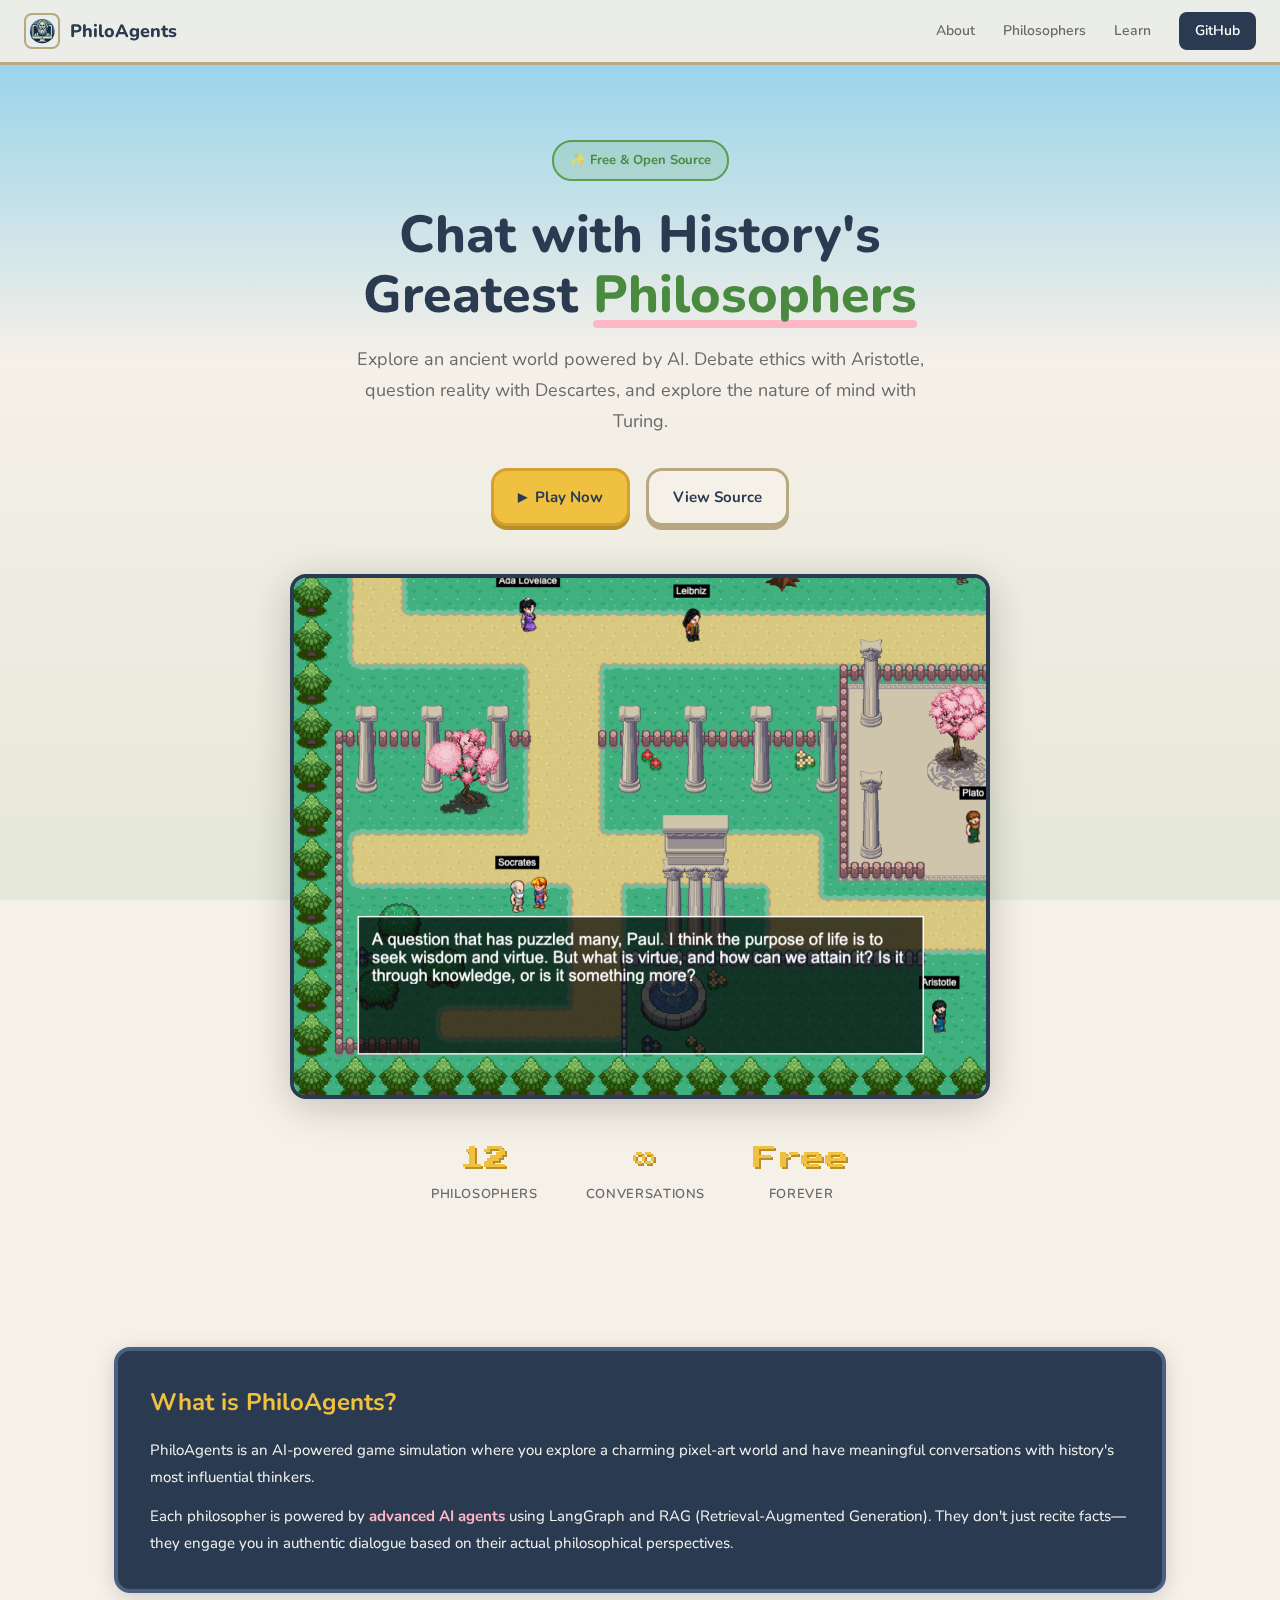
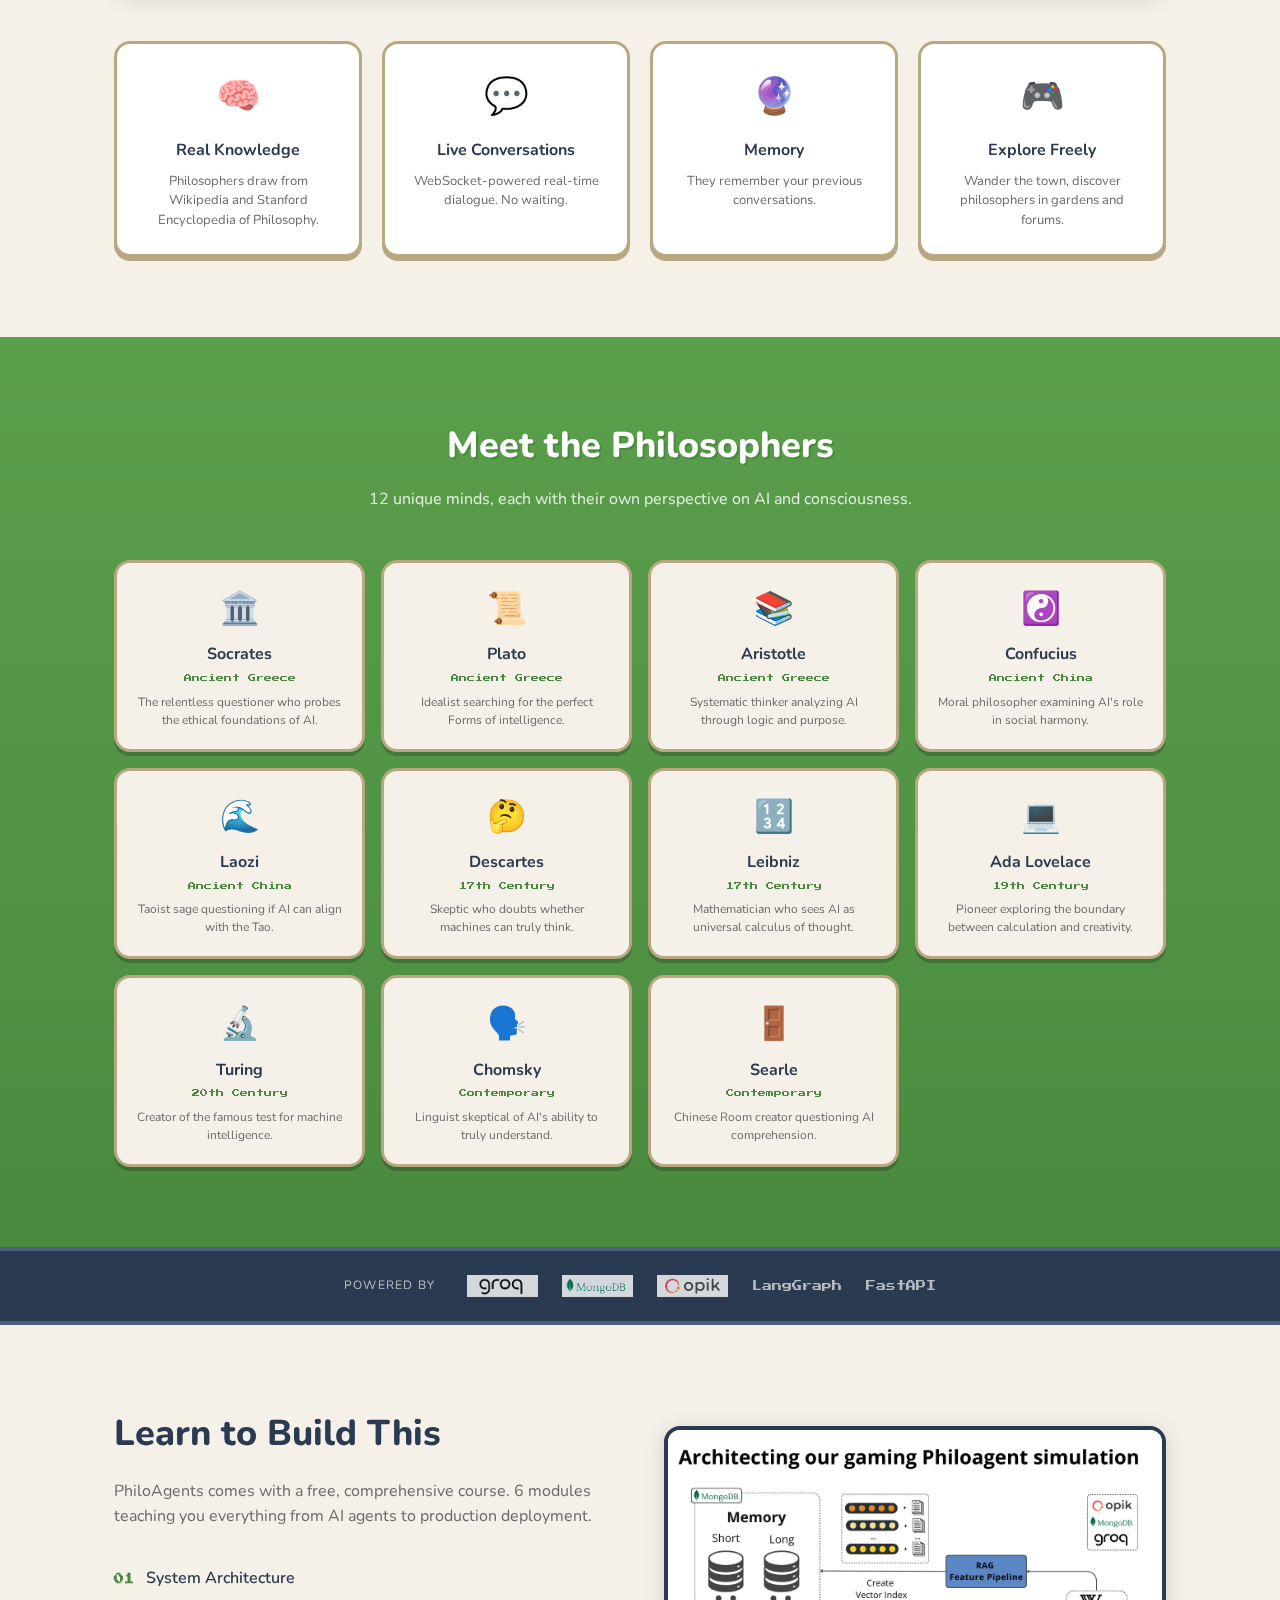
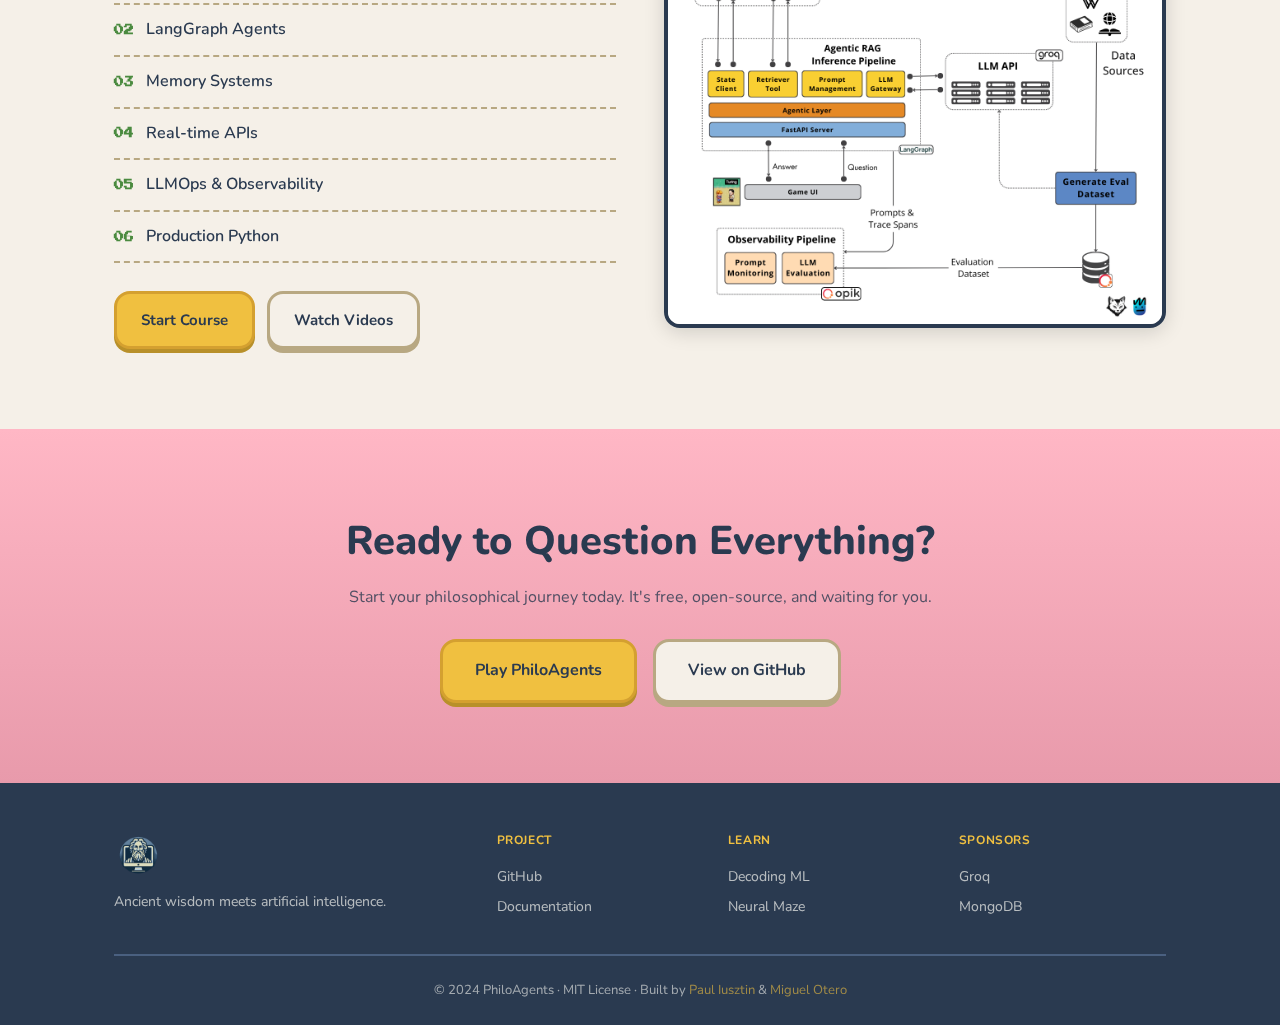
<file: website/index.html>
<!DOCTYPE html>
<html lang="en">
<head>
    <meta charset="UTF-8">
    <meta name="viewport" content="width=device-width, initial-scale=1.0">
    <title>PhiloAgents - Chat with History's Greatest Philosophers</title>
    <meta name="description" content="An AI-powered game where you explore an ancient world and have conversations with philosophers like Socrates, Plato, and Turing.">
    
    <link rel="preconnect" href="https://fonts.googleapis.com">
    <link rel="preconnect" href="https://fonts.gstatic.com" crossorigin>
    <link href="https://fonts.googleapis.com/css2?family=Nunito:wght@400;600;700;800&family=Press+Start+2P&display=swap" rel="stylesheet">
    
    <link rel="icon" type="image/png" href="assets/logo.png">
    <link rel="stylesheet" href="styles.css">
</head>
<body>
    <div class="page-bg"></div>
    
    <!-- Nav -->
    <nav class="nav">
        <a href="#" class="nav-brand">
            <img src="assets/logo.png" alt="">
            <span>PhiloAgents</span>
        </a>
        <div class="nav-menu">
            <a href="#about">About</a>
            <a href="#philosophers">Philosophers</a>
            <a href="#learn">Learn</a>
            <a href="https://github.com/sharonxu/philoagents-course" target="_blank" class="nav-btn">GitHub</a>
        </div>
    </nav>

    <!-- Hero -->
    <header class="hero">
        <div class="hero-badge">✨ Free & Open Source</div>
        <h1>Chat with History's<br>Greatest <span class="highlight">Philosophers</span></h1>
        <p class="hero-desc">Explore an ancient world powered by AI. Debate ethics with Aristotle, question reality with Descartes, and explore the nature of mind with Turing.</p>
        
        <div class="hero-buttons">
            <a href="/game/" class="btn btn-primary">
                <span class="btn-icon">▶</span>
                Play Now
            </a>
            <a href="https://github.com/sharonxu/philoagents-course" class="btn btn-secondary" target="_blank">
                View Source
            </a>
        </div>

        <div class="hero-image">
            <img src="assets/game_socrates_example.png" alt="PhiloAgents gameplay">
        </div>

        <div class="hero-stats">
            <div class="stat-item">
                <span class="stat-num">12</span>
                <span class="stat-label">Philosophers</span>
            </div>
            <div class="stat-item">
                <span class="stat-num">∞</span>
                <span class="stat-label">Conversations</span>
            </div>
            <div class="stat-item">
                <span class="stat-num">Free</span>
                <span class="stat-label">Forever</span>
            </div>
        </div>
    </header>

    <!-- About -->
    <section id="about" class="section">
        <div class="container">
            <div class="dialogue-box">
                <h2>What is PhiloAgents?</h2>
                <p>PhiloAgents is an AI-powered game simulation where you explore a charming pixel-art world and have meaningful conversations with history's most influential thinkers.</p>
                <p>Each philosopher is powered by <strong>advanced AI agents</strong> using LangGraph and RAG (Retrieval-Augmented Generation). They don't just recite facts—they engage you in authentic dialogue based on their actual philosophical perspectives.</p>
            </div>
            
            <div class="feature-grid">
                <div class="feature-card">
                    <div class="feature-icon">🧠</div>
                    <h3>Real Knowledge</h3>
                    <p>Philosophers draw from Wikipedia and Stanford Encyclopedia of Philosophy.</p>
                </div>
                <div class="feature-card">
                    <div class="feature-icon">💬</div>
                    <h3>Live Conversations</h3>
                    <p>WebSocket-powered real-time dialogue. No waiting.</p>
                </div>
                <div class="feature-card">
                    <div class="feature-icon">🔮</div>
                    <h3>Memory</h3>
                    <p>They remember your previous conversations.</p>
                </div>
                <div class="feature-card">
                    <div class="feature-icon">🎮</div>
                    <h3>Explore Freely</h3>
                    <p>Wander the town, discover philosophers in gardens and forums.</p>
                </div>
            </div>
        </div>
    </section>

    <!-- Philosophers -->
    <section id="philosophers" class="section section-alt">
        <div class="container">
            <div class="section-header">
                <h2>Meet the Philosophers</h2>
                <p>12 unique minds, each with their own perspective on AI and consciousness.</p>
            </div>
            
            <div class="phil-grid">
                <div class="phil-card">
                    <div class="phil-avatar">🏛️</div>
                    <h4>Socrates</h4>
                    <span class="phil-era">Ancient Greece</span>
                    <p>The relentless questioner who probes the ethical foundations of AI.</p>
                </div>
                <div class="phil-card">
                    <div class="phil-avatar">📜</div>
                    <h4>Plato</h4>
                    <span class="phil-era">Ancient Greece</span>
                    <p>Idealist searching for the perfect Forms of intelligence.</p>
                </div>
                <div class="phil-card">
                    <div class="phil-avatar">📚</div>
                    <h4>Aristotle</h4>
                    <span class="phil-era">Ancient Greece</span>
                    <p>Systematic thinker analyzing AI through logic and purpose.</p>
                </div>
                <div class="phil-card">
                    <div class="phil-avatar">☯️</div>
                    <h4>Confucius</h4>
                    <span class="phil-era">Ancient China</span>
                    <p>Moral philosopher examining AI's role in social harmony.</p>
                </div>
                <div class="phil-card">
                    <div class="phil-avatar">🌊</div>
                    <h4>Laozi</h4>
                    <span class="phil-era">Ancient China</span>
                    <p>Taoist sage questioning if AI can align with the Tao.</p>
                </div>
                <div class="phil-card">
                    <div class="phil-avatar">🤔</div>
                    <h4>Descartes</h4>
                    <span class="phil-era">17th Century</span>
                    <p>Skeptic who doubts whether machines can truly think.</p>
                </div>
                <div class="phil-card">
                    <div class="phil-avatar">🔢</div>
                    <h4>Leibniz</h4>
                    <span class="phil-era">17th Century</span>
                    <p>Mathematician who sees AI as universal calculus of thought.</p>
                </div>
                <div class="phil-card">
                    <div class="phil-avatar">💻</div>
                    <h4>Ada Lovelace</h4>
                    <span class="phil-era">19th Century</span>
                    <p>Pioneer exploring the boundary between calculation and creativity.</p>
                </div>
                <div class="phil-card">
                    <div class="phil-avatar">🔬</div>
                    <h4>Turing</h4>
                    <span class="phil-era">20th Century</span>
                    <p>Creator of the famous test for machine intelligence.</p>
                </div>
                <div class="phil-card">
                    <div class="phil-avatar">🗣️</div>
                    <h4>Chomsky</h4>
                    <span class="phil-era">Contemporary</span>
                    <p>Linguist skeptical of AI's ability to truly understand.</p>
                </div>
                <div class="phil-card">
                    <div class="phil-avatar">🚪</div>
                    <h4>Searle</h4>
                    <span class="phil-era">Contemporary</span>
                    <p>Chinese Room creator questioning AI comprehension.</p>
                </div>
            </div>
        </div>
    </section>

    <!-- Tech -->
    <section class="tech-strip">
        <div class="container">
            <span class="tech-label">Powered by</span>
            <div class="tech-logos">
                <img src="assets/sponsors/groq.png" alt="Groq">
                <img src="assets/sponsors/mongo.png" alt="MongoDB">
                <img src="assets/sponsors/opik.png" alt="Opik">
                <span>LangGraph</span>
                <span>FastAPI</span>
            </div>
        </div>
    </section>

    <!-- Learn -->
    <section id="learn" class="section">
        <div class="container">
            <div class="learn-layout">
                <div class="learn-text">
                    <h2>Learn to Build This</h2>
                    <p>PhiloAgents comes with a free, comprehensive course. 6 modules teaching you everything from AI agents to production deployment.</p>
                    
                    <ul class="module-list">
                        <li><span>01</span> System Architecture</li>
                        <li><span>02</span> LangGraph Agents</li>
                        <li><span>03</span> Memory Systems</li>
                        <li><span>04</span> Real-time APIs</li>
                        <li><span>05</span> LLMOps & Observability</li>
                        <li><span>06</span> Production Python</li>
                    </ul>
                    
                    <div class="learn-buttons">
                        <a href="https://github.com/sharonxu/philoagents-course" class="btn btn-primary" target="_blank">Start Course</a>
                        <a href="https://youtu.be/pg1Sn9rsFak" class="btn btn-secondary" target="_blank">Watch Videos</a>
                    </div>
                </div>
                <div class="learn-image">
                    <img src="assets/system_architecture.png" alt="Architecture">
                </div>
            </div>
        </div>
    </section>

    <!-- CTA -->
    <section class="cta">
        <div class="container">
            <div class="cta-content">
                <h2>Ready to Question Everything?</h2>
                <p>Start your philosophical journey today. It's free, open-source, and waiting for you.</p>
                <div class="cta-buttons">
                    <a href="/game/" class="btn btn-primary btn-lg">Play PhiloAgents</a>
                    <a href="https://github.com/sharonxu/philoagents-course" class="btn btn-secondary btn-lg" target="_blank">View on GitHub</a>
                </div>
            </div>
        </div>
    </section>

    <!-- Footer -->
    <footer class="footer">
        <div class="container">
            <div class="footer-main">
                <div class="footer-brand">
                    <img src="assets/logo.png" alt="PhiloAgents">
                    <p>Ancient wisdom meets artificial intelligence.</p>
                </div>
                <div class="footer-links">
                    <div class="footer-col">
                        <h5>Project</h5>
                        <a href="https://github.com/sharonxu/philoagents-course" target="_blank">GitHub</a>
                        <a href="https://github.com/sharonxu/philoagents-course/blob/main/INSTALL_AND_USAGE.md" target="_blank">Documentation</a>
                    </div>
                    <div class="footer-col">
                        <h5>Learn</h5>
                        <a href="https://decodingml.substack.com" target="_blank">Decoding ML</a>
                        <a href="https://theneuralmaze.substack.com" target="_blank">Neural Maze</a>
                    </div>
                    <div class="footer-col">
                        <h5>Sponsors</h5>
                        <a href="https://rebrand.ly/philoagents-groq" target="_blank">Groq</a>
                        <a href="https://rebrand.ly/philoagents-mongodb" target="_blank">MongoDB</a>
                    </div>
                </div>
            </div>
            <div class="footer-bottom">
                <p>© 2024 PhiloAgents · MIT License · Built by <a href="https://github.com/iusztinpaul" target="_blank">Paul Iusztin</a> & <a href="https://github.com/MichaelisTrofficus" target="_blank">Miguel Otero</a></p>
            </div>
        </div>
    </footer>

    <script src="script.js"></script>
</body>
</html>
</file>
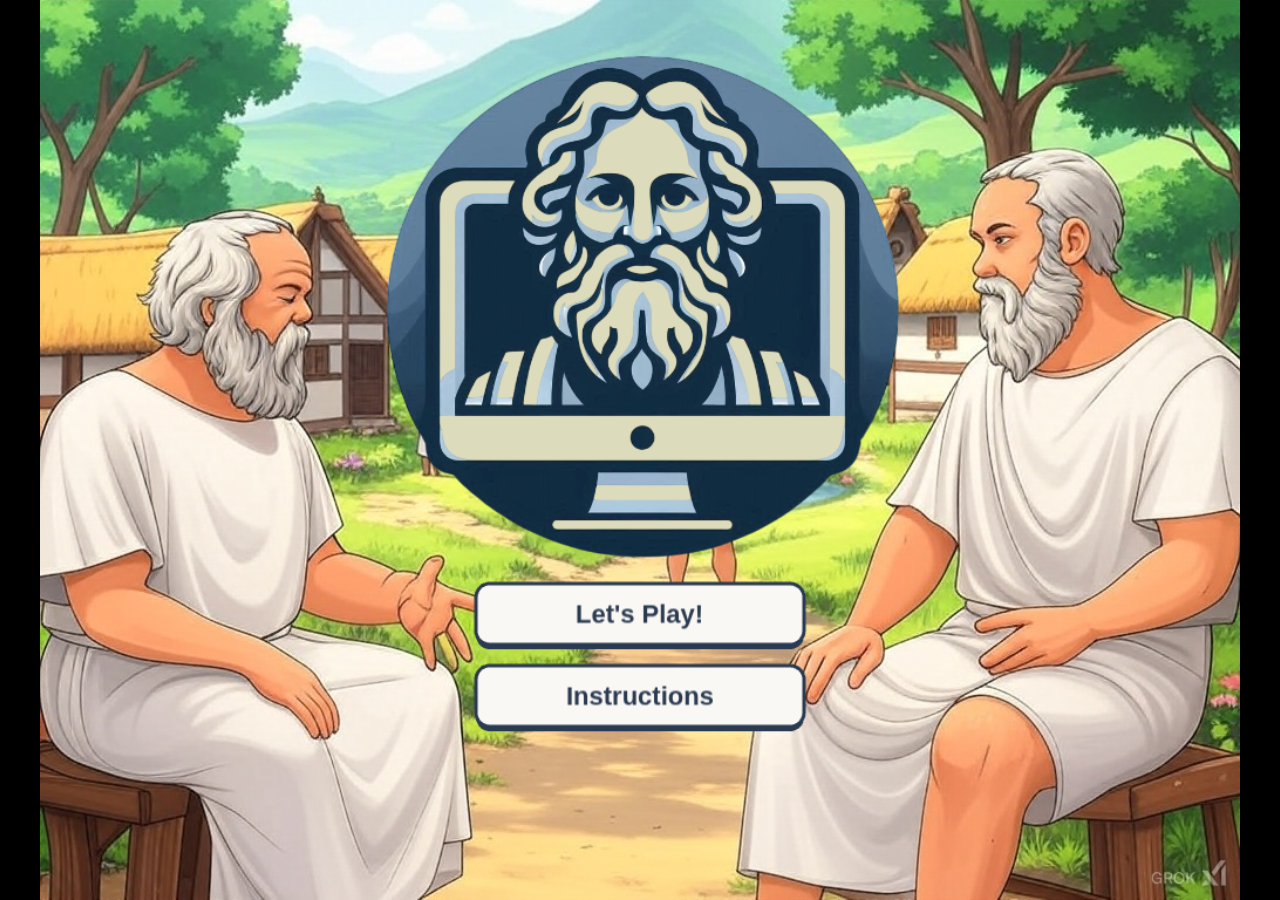
<file: website/game/index.html>
<!doctype html><html lang="en"><head><meta charset="UTF-8"/><link rel="icon" type="image/png" href="./favicon.png"/><meta name="viewport" content="width=device-width,initial-scale=1"/><link rel="stylesheet" href="./style.css"><title>Philoagents</title><script defer="defer" src="./bundle.min.js"></script></head><body><div id="app"><div id="game-container"></div></div></body></html>
</file>
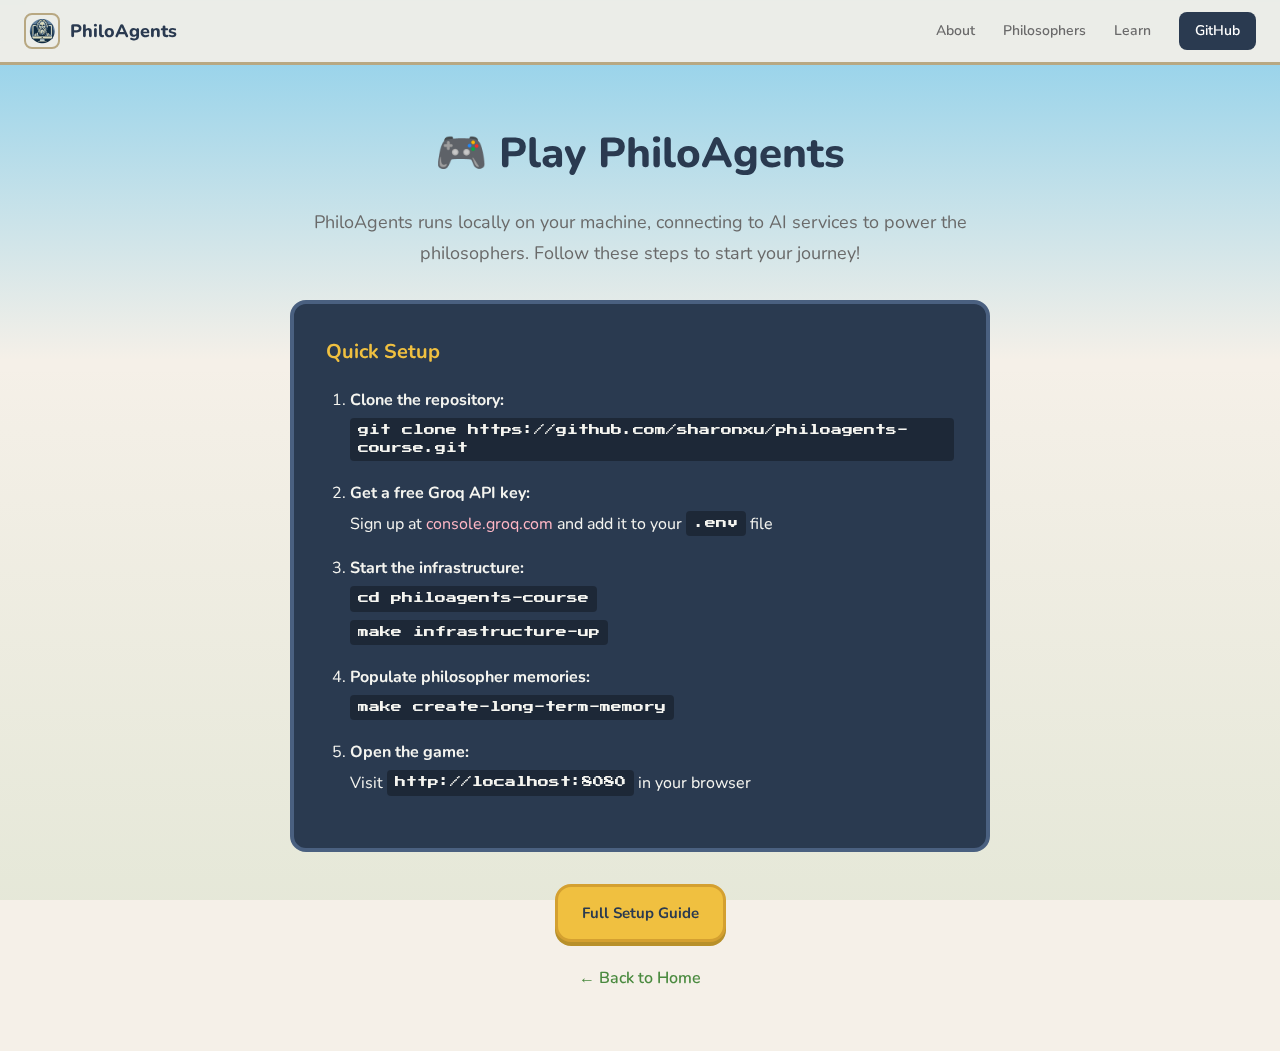
<file: website/philoagents-game.html>
<!DOCTYPE html>
<html lang="en">
<head>
    <meta charset="UTF-8">
    <meta name="viewport" content="width=device-width, initial-scale=1.0">
    <title>Play PhiloAgents</title>
    
    <link rel="preconnect" href="https://fonts.googleapis.com">
    <link rel="preconnect" href="https://fonts.gstatic.com" crossorigin>
    <link href="https://fonts.googleapis.com/css2?family=Nunito:wght@400;600;700;800&family=Press+Start+2P&display=swap" rel="stylesheet">
    
    <link rel="icon" type="image/png" href="assets/logo.png">
    <link rel="stylesheet" href="styles.css">
    <style>
        .play-page {
            min-height: 100vh;
            display: flex;
            flex-direction: column;
            align-items: center;
            justify-content: center;
            padding: 120px 24px 60px;
            text-align: center;
        }
        
        .play-content {
            max-width: 700px;
        }
        
        .play-content h1 {
            font-size: clamp(28px, 5vw, 42px);
            font-weight: 800;
            color: var(--dialog-bg);
            margin-bottom: 20px;
        }
        
        .play-content p {
            font-size: 18px;
            color: var(--text-light);
            margin-bottom: 32px;
            line-height: 1.7;
        }
        
        .setup-box {
            background: var(--dialog-bg);
            border: 4px solid var(--dialog-border);
            border-radius: var(--radius);
            padding: 32px;
            text-align: left;
            color: var(--dialog-text);
            margin-bottom: 32px;
        }
        
        .setup-box h2 {
            font-size: 20px;
            color: var(--accent);
            margin-bottom: 20px;
        }
        
        .setup-box ol {
            margin: 0;
            padding-left: 24px;
        }
        
        .setup-box li {
            margin-bottom: 16px;
            line-height: 1.6;
        }
        
        .setup-box code {
            background: rgba(0,0,0,0.3);
            padding: 4px 8px;
            border-radius: 4px;
            font-family: var(--font-pixel);
            font-size: 11px;
            display: inline-block;
            margin: 4px 0;
        }
        
        .back-link {
            display: inline-flex;
            align-items: center;
            gap: 8px;
            color: var(--grass-dark);
            font-weight: 600;
            margin-top: 24px;
        }
        
        .back-link:hover {
            color: var(--grass);
        }
    </style>
</head>
<body>
    <div class="page-bg"></div>
    
    <!-- Nav -->
    <nav class="nav">
        <a href="/" class="nav-brand">
            <img src="assets/logo.png" alt="">
            <span>PhiloAgents</span>
        </a>
        <div class="nav-menu">
            <a href="/#about">About</a>
            <a href="/#philosophers">Philosophers</a>
            <a href="/#learn">Learn</a>
            <a href="https://github.com/sharonxu/philoagents-course" target="_blank" class="nav-btn">GitHub</a>
        </div>
    </nav>

    <main class="play-page">
        <div class="play-content">
            <h1>🎮 Play PhiloAgents</h1>
            <p>PhiloAgents runs locally on your machine, connecting to AI services to power the philosophers. Follow these steps to start your journey!</p>
            
            <div class="setup-box">
                <h2>Quick Setup</h2>
                <ol>
                    <li>
                        <strong>Clone the repository:</strong><br>
                        <code>git clone https://github.com/sharonxu/philoagents-course.git</code>
                    </li>
                    <li>
                        <strong>Get a free Groq API key:</strong><br>
                        Sign up at <a href="https://console.groq.com" target="_blank" style="color: var(--cherry);">console.groq.com</a> and add it to your <code>.env</code> file
                    </li>
                    <li>
                        <strong>Start the infrastructure:</strong><br>
                        <code>cd philoagents-course</code><br>
                        <code>make infrastructure-up</code>
                    </li>
                    <li>
                        <strong>Populate philosopher memories:</strong><br>
                        <code>make create-long-term-memory</code>
                    </li>
                    <li>
                        <strong>Open the game:</strong><br>
                        Visit <code>http://localhost:8080</code> in your browser
                    </li>
                </ol>
            </div>
            
            <a href="https://github.com/sharonxu/philoagents-course/blob/main/INSTALL_AND_USAGE.md" class="btn btn-primary" target="_blank">
                Full Setup Guide
            </a>
            
            <br>
            <a href="/" class="back-link">← Back to Home</a>
        </div>
    </main>

    <script src="script.js"></script>
</body>
</html>
</file>
<file: website/styles.css>
/* ============================================
   PhiloAgents - Ancient World Aesthetic
   Matching the pixel-art game style
   ============================================ */

:root {
    /* Colors from the game */
    --grass: #5a9f4c;
    --grass-dark: #4a8a3f;
    --path: #d4c4a0;
    --path-dark: #b8a882;
    --marble: #f5f0e8;
    --marble-dark: #e8e0d0;
    --cherry: #ffb7c5;
    --cherry-dark: #e89aab;
    --sky: #87ceeb;
    --water: #6bb3d9;
    
    /* UI colors */
    --dialog-bg: #2a3a50;
    --dialog-border: #4a6080;
    --dialog-text: #f5f5f0;
    --accent: #f0c040;
    --accent-hover: #ffda6a;
    
    /* Text */
    --text: #3a3a3a;
    --text-light: #6a6a6a;
    
    --radius: 16px;
    --radius-sm: 8px;
    --shadow: 0 4px 20px rgba(0,0,0,0.15);
    --shadow-lg: 0 8px 40px rgba(0,0,0,0.2);
    
    --font: 'Nunito', -apple-system, sans-serif;
    --font-pixel: 'Press Start 2P', monospace;
}

*, *::before, *::after {
    box-sizing: border-box;
    margin: 0;
    padding: 0;
}

html {
    scroll-behavior: smooth;
}

body {
    font-family: var(--font);
    font-size: 16px;
    line-height: 1.6;
    color: var(--text);
    background: var(--marble);
    overflow-x: hidden;
}

/* Decorative background */
.page-bg {
    position: fixed;
    inset: 0;
    z-index: -1;
    background: 
        linear-gradient(180deg, var(--sky) 0%, var(--marble) 40%),
        var(--marble);
}

.page-bg::before {
    content: '';
    position: absolute;
    bottom: 0;
    left: 0;
    right: 0;
    height: 60%;
    background: linear-gradient(180deg, transparent 0%, var(--grass) 100%);
    opacity: 0.1;
}

.container {
    max-width: 1100px;
    margin: 0 auto;
    padding: 0 24px;
}

a {
    color: inherit;
    text-decoration: none;
}

img {
    max-width: 100%;
    display: block;
}

/* Navigation */
.nav {
    position: fixed;
    top: 0;
    left: 0;
    right: 0;
    z-index: 100;
    display: flex;
    align-items: center;
    justify-content: space-between;
    padding: 12px 24px;
    background: rgba(245, 240, 232, 0.9);
    backdrop-filter: blur(10px);
    border-bottom: 3px solid var(--path-dark);
}

.nav-brand {
    display: flex;
    align-items: center;
    gap: 10px;
    font-weight: 800;
    font-size: 18px;
    color: var(--dialog-bg);
}

.nav-brand img {
    width: 36px;
    height: 36px;
    border-radius: 8px;
    border: 2px solid var(--path-dark);
}

.nav-menu {
    display: flex;
    align-items: center;
    gap: 28px;
}

.nav-menu a {
    font-weight: 600;
    font-size: 14px;
    color: var(--text-light);
    transition: color 0.2s;
}

.nav-menu a:hover {
    color: var(--grass-dark);
}

.nav-btn {
    padding: 8px 16px;
    background: var(--dialog-bg);
    color: white !important;
    border-radius: var(--radius-sm);
    font-size: 13px;
    transition: background 0.2s;
}

.nav-btn:hover {
    background: var(--dialog-border);
}

/* Buttons */
.btn {
    display: inline-flex;
    align-items: center;
    gap: 8px;
    padding: 14px 24px;
    font-family: var(--font);
    font-size: 15px;
    font-weight: 700;
    border-radius: var(--radius);
    cursor: pointer;
    transition: all 0.2s;
    border: 3px solid transparent;
}

.btn-icon {
    font-size: 12px;
}

.btn-primary {
    background: var(--accent);
    color: var(--dialog-bg);
    border-color: #d4a030;
    box-shadow: 0 4px 0 #b8902a;
}

.btn-primary:hover {
    background: var(--accent-hover);
    transform: translateY(-2px);
    box-shadow: 0 6px 0 #b8902a;
}

.btn-primary:active {
    transform: translateY(0);
    box-shadow: 0 2px 0 #b8902a;
}

.btn-secondary {
    background: var(--marble);
    color: var(--dialog-bg);
    border-color: var(--path-dark);
    box-shadow: 0 4px 0 var(--path-dark);
}

.btn-secondary:hover {
    background: white;
    transform: translateY(-2px);
    box-shadow: 0 6px 0 var(--path-dark);
}

.btn-lg {
    padding: 16px 32px;
    font-size: 16px;
}

/* Hero */
.hero {
    text-align: center;
    padding: 140px 24px 60px;
    max-width: 900px;
    margin: 0 auto;
}

.hero-badge {
    display: inline-block;
    padding: 8px 16px;
    background: rgba(90, 159, 76, 0.15);
    border: 2px solid var(--grass);
    border-radius: 20px;
    font-size: 13px;
    font-weight: 700;
    color: var(--grass-dark);
    margin-bottom: 24px;
}

.hero h1 {
    font-size: clamp(32px, 6vw, 52px);
    font-weight: 800;
    line-height: 1.15;
    color: var(--dialog-bg);
    margin-bottom: 20px;
}

.highlight {
    color: var(--grass-dark);
    position: relative;
}

.highlight::after {
    content: '';
    position: absolute;
    bottom: 2px;
    left: 0;
    right: 0;
    height: 8px;
    background: var(--cherry);
    z-index: -1;
    border-radius: 4px;
}

.hero-desc {
    font-size: 18px;
    color: var(--text-light);
    max-width: 600px;
    margin: 0 auto 32px;
    line-height: 1.7;
}

.hero-buttons {
    display: flex;
    justify-content: center;
    gap: 16px;
    margin-bottom: 48px;
}

.hero-image {
    margin: 0 auto 40px;
    max-width: 700px;
    border-radius: var(--radius);
    overflow: hidden;
    border: 4px solid var(--dialog-bg);
    box-shadow: var(--shadow-lg);
}

.hero-image img {
    width: 100%;
}

.hero-stats {
    display: flex;
    justify-content: center;
    gap: 48px;
}

.stat-item {
    text-align: center;
}

.stat-num {
    display: block;
    font-family: var(--font-pixel);
    font-size: 24px;
    color: var(--accent);
    text-shadow: 2px 2px 0 #b8902a;
    margin-bottom: 4px;
}

.stat-label {
    font-size: 13px;
    font-weight: 600;
    color: var(--text-light);
    text-transform: uppercase;
    letter-spacing: 0.05em;
}

/* Sections */
.section {
    padding: 80px 0;
}

.section-alt {
    background: linear-gradient(180deg, var(--grass) 0%, var(--grass-dark) 100%);
}

.section-header {
    text-align: center;
    margin-bottom: 48px;
}

.section-header h2 {
    font-size: clamp(28px, 4vw, 36px);
    font-weight: 800;
    color: var(--dialog-bg);
    margin-bottom: 12px;
}

.section-alt .section-header h2 {
    color: white;
    text-shadow: 2px 2px 0 var(--grass-dark);
}

.section-header p {
    font-size: 16px;
    color: var(--text-light);
}

.section-alt .section-header p {
    color: rgba(255,255,255,0.85);
}

/* Dialogue Box */
.dialogue-box {
    background: var(--dialog-bg);
    border: 4px solid var(--dialog-border);
    border-radius: var(--radius);
    padding: 32px;
    margin-bottom: 48px;
    color: var(--dialog-text);
    box-shadow: var(--shadow);
}

.dialogue-box h2 {
    font-size: 24px;
    margin-bottom: 16px;
    color: var(--accent);
}

.dialogue-box p {
    font-size: 15px;
    line-height: 1.8;
    margin-bottom: 12px;
}

.dialogue-box p:last-child {
    margin-bottom: 0;
}

.dialogue-box strong {
    color: var(--cherry);
}

/* Feature Grid */
.feature-grid {
    display: grid;
    grid-template-columns: repeat(4, 1fr);
    gap: 20px;
}

.feature-card {
    background: white;
    border: 3px solid var(--path-dark);
    border-radius: var(--radius);
    padding: 24px;
    text-align: center;
    transition: transform 0.2s, box-shadow 0.2s;
    box-shadow: 0 4px 0 var(--path-dark);
}

.feature-card:hover {
    transform: translateY(-4px);
    box-shadow: 0 8px 0 var(--path-dark);
}

.feature-icon {
    font-size: 36px;
    margin-bottom: 12px;
}

.feature-card h3 {
    font-size: 16px;
    font-weight: 700;
    margin-bottom: 8px;
    color: var(--dialog-bg);
}

.feature-card p {
    font-size: 13px;
    color: var(--text-light);
    line-height: 1.5;
}

/* Philosopher Grid */
.phil-grid {
    display: grid;
    grid-template-columns: repeat(4, 1fr);
    gap: 16px;
}

.phil-card {
    background: var(--marble);
    border: 3px solid var(--path-dark);
    border-radius: var(--radius);
    padding: 20px;
    text-align: center;
    transition: transform 0.2s;
    box-shadow: 0 4px 0 rgba(0,0,0,0.2);
}

.phil-card:hover {
    transform: translateY(-4px) rotate(-1deg);
}

.phil-avatar {
    font-size: 32px;
    margin-bottom: 8px;
}

.phil-card h4 {
    font-size: 16px;
    font-weight: 700;
    color: var(--dialog-bg);
    margin-bottom: 4px;
}

.phil-era {
    display: block;
    font-family: var(--font-pixel);
    font-size: 8px;
    color: var(--grass-dark);
    margin-bottom: 8px;
}

.phil-card p {
    font-size: 12px;
    color: var(--text-light);
    line-height: 1.5;
}

/* Tech Strip */
.tech-strip {
    padding: 24px 0;
    background: var(--dialog-bg);
    border-top: 4px solid var(--dialog-border);
    border-bottom: 4px solid var(--dialog-border);
}

.tech-strip .container {
    display: flex;
    align-items: center;
    justify-content: center;
    gap: 32px;
    flex-wrap: wrap;
}

.tech-label {
    font-size: 12px;
    color: var(--dialog-text);
    opacity: 0.7;
    text-transform: uppercase;
    letter-spacing: 0.1em;
}

.tech-logos {
    display: flex;
    align-items: center;
    gap: 24px;
}

.tech-logos img {
    height: 22px;
    width: auto;
    opacity: 0.8;
    filter: brightness(1.2);
}

.tech-logos span {
    font-family: var(--font-pixel);
    font-size: 10px;
    color: var(--dialog-text);
    opacity: 0.7;
}

/* Learn Section */
.learn-layout {
    display: grid;
    grid-template-columns: 1fr 1fr;
    gap: 48px;
    align-items: center;
}

.learn-text h2 {
    font-size: clamp(28px, 4vw, 36px);
    font-weight: 800;
    color: var(--dialog-bg);
    margin-bottom: 16px;
}

.learn-text > p {
    font-size: 16px;
    color: var(--text-light);
    margin-bottom: 24px;
}

.module-list {
    list-style: none;
    margin-bottom: 28px;
}

.module-list li {
    display: flex;
    align-items: center;
    gap: 12px;
    padding: 12px 0;
    border-bottom: 2px dashed var(--path-dark);
    font-weight: 600;
    color: var(--dialog-bg);
}

.module-list span {
    font-family: var(--font-pixel);
    font-size: 10px;
    color: var(--grass-dark);
}

.learn-buttons {
    display: flex;
    gap: 12px;
}

.learn-image img {
    border-radius: var(--radius);
    border: 4px solid var(--dialog-bg);
    box-shadow: var(--shadow);
}

/* CTA */
.cta {
    padding: 80px 0;
    background: 
        linear-gradient(180deg, var(--cherry) 0%, var(--cherry-dark) 100%);
    text-align: center;
}

.cta-content h2 {
    font-size: clamp(28px, 4vw, 40px);
    font-weight: 800;
    color: var(--dialog-bg);
    margin-bottom: 12px;
}

.cta-content p {
    font-size: 16px;
    color: var(--dialog-bg);
    opacity: 0.8;
    margin-bottom: 28px;
}

.cta-buttons {
    display: flex;
    justify-content: center;
    gap: 16px;
}

/* Footer */
.footer {
    padding: 48px 0 24px;
    background: var(--dialog-bg);
    color: var(--dialog-text);
}

.footer-main {
    display: grid;
    grid-template-columns: 1fr 2fr;
    gap: 48px;
    margin-bottom: 32px;
}

.footer-brand img {
    width: 48px;
    height: 48px;
    border-radius: 8px;
    margin-bottom: 12px;
}

.footer-brand p {
    font-size: 14px;
    opacity: 0.7;
}

.footer-links {
    display: grid;
    grid-template-columns: repeat(3, 1fr);
    gap: 24px;
}

.footer-col h5 {
    font-size: 12px;
    font-weight: 700;
    text-transform: uppercase;
    letter-spacing: 0.05em;
    color: var(--accent);
    margin-bottom: 12px;
}

.footer-col a {
    display: block;
    font-size: 14px;
    color: var(--dialog-text);
    opacity: 0.7;
    padding: 4px 0;
    transition: opacity 0.2s;
}

.footer-col a:hover {
    opacity: 1;
}

.footer-bottom {
    text-align: center;
    padding-top: 24px;
    border-top: 2px solid var(--dialog-border);
}

.footer-bottom p {
    font-size: 13px;
    opacity: 0.6;
}

.footer-bottom a {
    color: var(--accent);
    opacity: 1;
}

/* Responsive */
@media (max-width: 900px) {
    .feature-grid {
        grid-template-columns: repeat(2, 1fr);
    }
    
    .phil-grid {
        grid-template-columns: repeat(3, 1fr);
    }
    
    .learn-layout {
        grid-template-columns: 1fr;
    }
    
    .footer-main {
        grid-template-columns: 1fr;
        text-align: center;
    }
    
    .footer-links {
        justify-items: center;
    }
}

@media (max-width: 640px) {
    .nav-menu {
        display: none;
    }
    
    .hero-buttons,
    .learn-buttons,
    .cta-buttons {
        flex-direction: column;
        align-items: center;
    }
    
    .btn {
        width: 100%;
        max-width: 280px;
        justify-content: center;
    }
    
    .feature-grid,
    .phil-grid {
        grid-template-columns: 1fr 1fr;
    }
    
    .hero-stats {
        flex-direction: column;
        gap: 20px;
    }
    
    .footer-links {
        grid-template-columns: 1fr;
        gap: 24px;
    }
}

/* Animations */
@keyframes float {
    0%, 100% { transform: translateY(0); }
    50% { transform: translateY(-8px); }
}

.hero-image {
    animation: float 4s ease-in-out infinite;
}

/* Selection */
::selection {
    background: var(--accent);
    color: var(--dialog-bg);
}

/* Scrollbar */
::-webkit-scrollbar {
    width: 10px;
}

::-webkit-scrollbar-track {
    background: var(--marble);
}

::-webkit-scrollbar-thumb {
    background: var(--path-dark);
    border-radius: 5px;
}

::-webkit-scrollbar-thumb:hover {
    background: var(--grass);
}
</file>
<file: website/game/style.css>
body {
    margin: 0;
    padding: 0;
    color: rgba(255, 255, 255, 0.87);
    background-color: #000000;
}

#app {
    width: 100%;
    height: 100vh;
    overflow: hidden;
    display: flex;
    justify-content: center;
    align-items: center;
}
</file>
